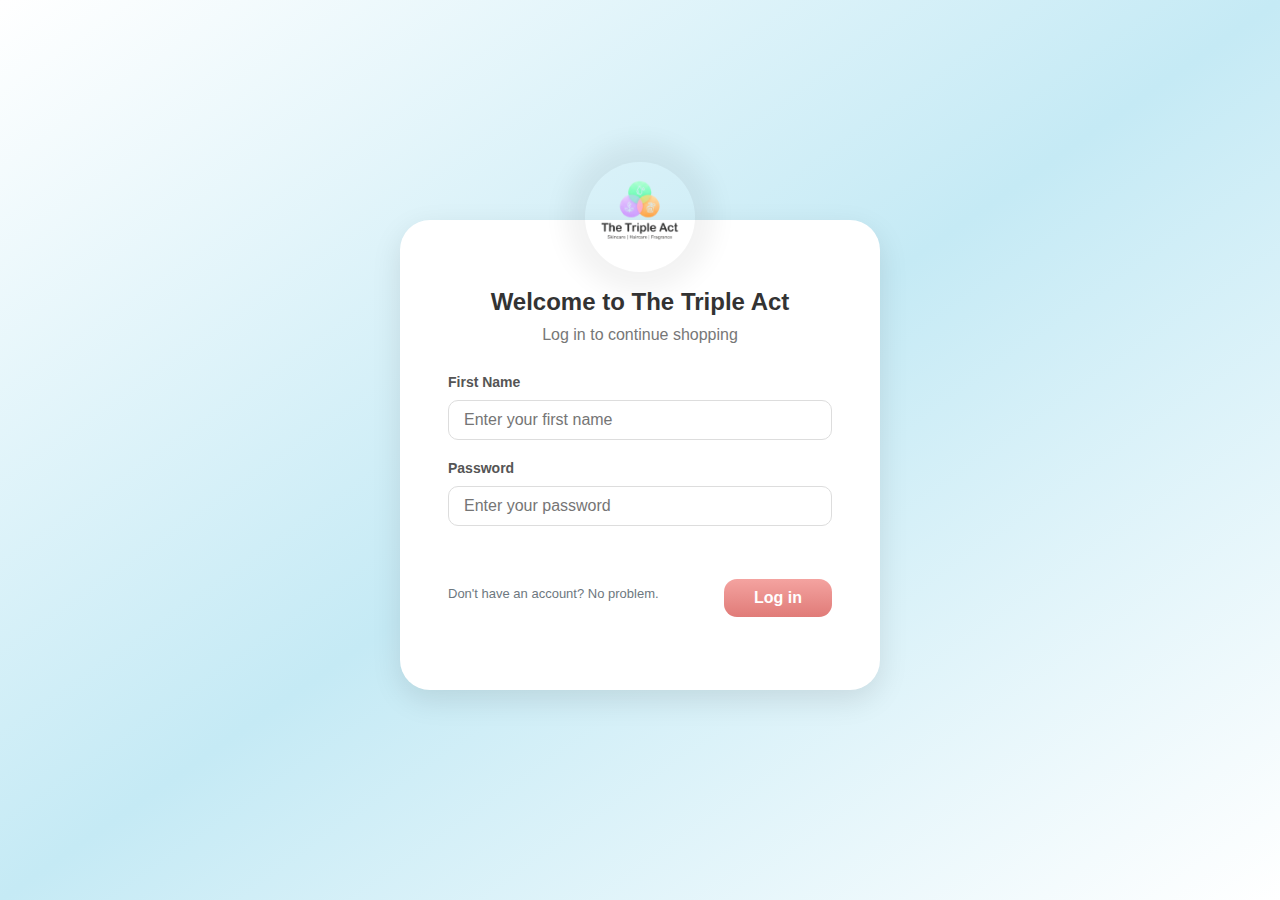
<file: index.html>
<!DOCTYPE html>
<html lang="en">
<head>
    <meta charset="UTF-8">
    <meta name="viewport" content="width=device-width, initial-scale=1.0">
    <title>Login - The Triple Act</title>
    <link rel="icon" type="image/png" href="images/Favicon.png" sizes="16x16">

    <style>
        * {
    box-sizing: border-box;
    font-family: 'Segoe UI', Tahoma, Geneva, Verdana, sans-serif;
    margin: 0;
    padding: 0;
}

body {
    background: linear-gradient(to right bottom, #FFFFFF, #c5eaf5, #FFFFFF); /* Light blue background from image */
    display: flex;
    justify-content: center;
    align-items: center;
    height: 100vh;
}

.login-container {
    position: relative;
    width: 100%;
    max-width: 500px;
    padding: 20px;
}

.logo-wrapper {
    position: absolute;
    top: -28px; 
    left: 50%;
    transform: translateX(-50%);
    z-index: 2;
}

.logo-circle {
    background: none;
    width: 110px;
    height: 110px;
    border-radius: 50%;
    display: flex;
    justify-content: center;
    align-items: center;
    box-shadow: 0 0 25px 20px rgba(0,0,0,0.05);
}

.logo-circle img {
    width: 100%;
    height: auto;
}

.login-card {
    background: white;
    padding: 60px 40px 40px 40px;
    margin-top: 10px;
    border-radius: 30px;
    box-shadow: 0 10px 30px rgba(0, 0, 0, 0.1);
    height: 470px;
    text-align: center;
}

h1 {
    font-size: 24px;
    color: #333;
    margin-bottom: 10px;
}

.subtitle {
    color: #777;
    margin-bottom: 30px;
}

/* Input Styling */
.input-group {
    text-align: left;
    margin-bottom: 20px;
}

.input-group label {
    display: block;
    font-size: 14px;
    font-weight: 600;
    color: #555;
    margin-bottom: 10px;
}

.input-group input {
    width: 100%;
    padding: 10px 15px;
    border: 1.8px solid #ddd;
    border-radius: 10px;
    font-size: 16px;
    color: #333;
    outline: none;
    transition: border-color 0.25s ease, box-shadow 0.25s ease, transform 0.15s ease;
}

.input-group input:hover,
.input-group input:focus {
    border-color: #ff8902; /* glowing orange */
    box-shadow: 0 8px 20px rgba(224, 123, 120, 0.18);
    transform: translateY(-2px); /* slight lift */
}

.error{color:#b00020;font-size:13px;min-height:18px;margin-top:6px;text-align:left}

.login-btn {
    background: linear-gradient(180deg, #f4a3a0, #e07b78);
    color: white;
    border: none;
    border-radius: 13px;
    font-size: 16px;
    font-weight: 700;
    cursor: pointer;
    padding: 10px 30px; /* increased horizontal padding for ~20px more width */
    transition: background 0.25s ease, transform 0.15s ease, box-shadow 0.15s ease;
}

.login-btn:hover {
    transform: translateY(-2px);
box-shadow: 0 0 20px 5px rgba(224, 123, 120, 0.35);
}

.login-btn:focus {
    outline: none;
    box-shadow: 0 0 0 4px rgba(224,123,120,0.12);
}

/* Footer & Button Styling */
.footer-row {
    display: flex;
    justify-content: space-between; /* sign-up text left, button right */
    align-items: center;
    gap: 12px;
    margin-top: 15px;
}

.signup-text {
    font-size: 13px; /* slightly smaller */
    color: #6d7880; /* slightly darker for legibility */
    white-space: nowrap; /* keep text on one line next to the button */
    margin-top: -10px; /* align better with button */
}

/* Responsive adjustments */
@media (max-width: 768px) {
    .login-container { padding: 18px; }
    .login-card { padding: 48px 28px 28px 28px; border-radius: 22px; }
    .logo-wrapper { top: -32px; }
    .logo-circle { width: 92px; height: 92px; }
    h1 { font-size: 20px; }
    .subtitle { font-size: 13px; margin-bottom: 20px; }
    .input-group label { font-size: 13px; }
    .input-group input { font-size: 15px; padding: 11px 12px; }
    .login-btn { font-size: 15px; padding: 10px 24px; }
}

@media (max-width: 480px) {
    body { align-items: flex-start; padding-top: 36px; }
    .login-container { max-width: 420px; padding: 12px; }
    .login-card { padding: 36px 18px 22px 18px; border-radius: 16px; }
    .logo-wrapper { top: -30px; }
    .logo-circle { width: 84px; height: 84px; }
    h1 { font-size: 18px; }
    .subtitle { font-size: 13px; }
    .input-group label { font-size: 13px; }
    .input-group input { font-size: 15px; padding: 10px 12px; }
    .footer-row { flex-direction: column; align-items: stretch; gap: 8px; }
    .signup-text { text-align: left; white-space: normal; margin-top: 0; }
    .login-btn { width: 100%; padding: 12px; }
}

@media (min-width: 1024px) {
    .login-container { max-width: 520px; }
    .login-card { padding: 68px 48px 48px 48px; }
}

    </style>
</head>
<body>
    <div class="login-container">
        <div class="logo-wrapper">
            <div class="logo-circle">
                <img src="images/LogoBGR.png" alt="The Triple Act Logo">
            </div>
        </div>

        <div class="login-card">
            <h1>Welcome to The Triple Act</h1>
            <p class="subtitle">Log in to continue shopping</p>

            <form id="loginForm">
                <div class="input-group">
                    <label for="firstName">First Name</label>
                    <input type="text" id="firstName" placeholder="Enter your first name" required>
                </div>

                <div class="input-group">
                    <label for="password">Password</label>
                    <input type="password" id="password" placeholder="Enter your password" required>
                </div>

                <div id="error" class="error" aria-live="polite"></div>

                <div class="footer-row">
                    <p class="signup-text">Don't have an account? No problem.</p>
                    <button type="submit" id="login-btn" class="login-btn">Log in</button>
                </div>
            </form>
        </div>
    </div>
    <script>
        (function () {
            const loginForm = document.getElementById('loginForm');
            const errorEl = document.getElementById('error');
            const firstNameInput = document.getElementById('firstName');
            const passwordInput = document.getElementById('password');
            const loginBtn = document.getElementById('login-btn');

            function redirectToHome() { window.location.href = 'Home.html'; }

            if (loginForm) {
                loginForm.addEventListener('submit', function (e) {
                    e.preventDefault();
                    if (errorEl) errorEl.textContent = '';

                    const firstName = firstNameInput.value.trim();
                    const password = passwordInput.value;

                    if (!firstName) { if (errorEl) errorEl.textContent = 'Please enter your first name.'; firstNameInput.focus(); return; }
                    if (!password || password.length < 2) { if (errorEl) errorEl.textContent = 'Please enter your password.'; passwordInput.focus(); return; }

                    try {
                        sessionStorage.setItem('firstName', firstName); // keep compatibility with other pages
                    } catch (err) { /* ignore storage errors */ }

                    redirectToHome();
                });
            }

            if (sessionStorage.getItem('firstName')) {
                redirectToHome();
            }

            // Allow Enter on inputs to submit
            [firstNameInput, passwordInput].forEach(function (el) {
                if (!el) return;
                el.addEventListener('keydown', function (e) {
                    if (e.key === 'Enter') { e.preventDefault(); if (loginBtn) loginBtn.click(); }
                });
            });
        })();
    </script>
</body>
</html>
</file>
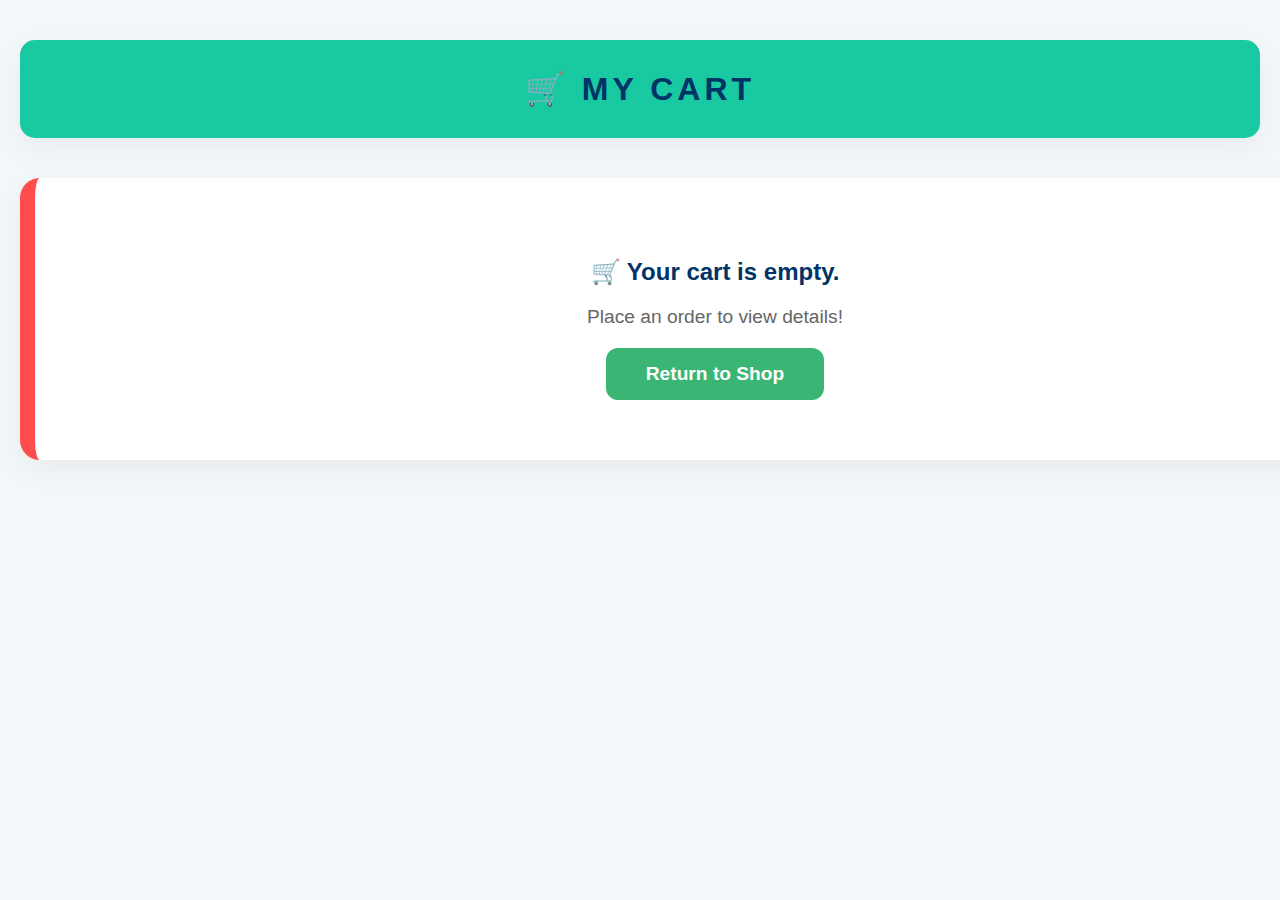
<file: cart.html>
<!DOCTYPE html>
<html lang="en">
<head>
    <meta charset="UTF-8">
    <meta name="viewport" content="width=device-width, initial-scale=1.0">
    <title>My Cart - The Triple Act</title>
    <link rel="icon" type="image/png" href="images/Favicon.png" sizes="80x80" />
    <style>
        :root {
            --bg-body: #f4f7f9;
            --text-main: #003366;
            --accent-blue: #87ceeb;
            --success-green: #3ab574;
            --card-shadow: 0 10px 30px rgba(0,0,0,0.05);
            --border-color: #e1e8ed;
        }

        body {
            font-family: 'Segoe UI', Roboto, sans-serif;
            background-color: var(--bg-body);
            margin: 0;
            padding: 40px 20px;
            color: #333;
        }

        .cart-header {
            background: rgb(24, 201, 162);
            max-width: 1300px;
            margin: 0 auto 40px auto;
            padding: 30px;
            border-radius: 15px;
            text-align: center;
            box-shadow: var(--card-shadow);
        }

        .cart-header h1 {
            margin: 0;
            color: var(--text-main);
            text-transform: uppercase;
            letter-spacing: 4px;
            font-size: 2rem;
        }

        .main-layout {
            display: grid;
            grid-template-columns: 1.6fr 1fr;
            gap: 40px;
            max-width: 1300px;
            margin: 0 auto;
        }

        .card {
            background: white;
            border-radius: 20px;
            padding: 35px;
            box-shadow: var(--card-shadow);
            margin-bottom: 25px;
        }

        .cart-items-card {
            border-left: 15px solid var(--accent-blue);
            min-height: 750px;
            display: flex;
            flex-direction: column;
        }

        .section-title {
            color: var(--text-main);
            font-size: 1.2rem;
            font-weight: bold;
            margin-bottom: 35px;
            text-transform: uppercase;
        }

        /* --- PRODUCT DISPLAY --- */
        .product-display {
            display: flex;
            gap: 50px;
            align-items: flex-start;
        }

        .img-placeholder {
            width: 320px; 
            height: 380px; 
            background: #f8f9fa;
            border-radius: 20px;
            overflow: hidden;
            border: 1px solid #eee;
        }

        .img-placeholder img {
            width: 100%;
            height: 100%;
            object-fit: cover;
        }

        .product-info h2 {
            margin: 0;
            font-size: 2.2rem;
            color: var(--text-main);
        }

        .price { 
            color: var(--success-green); 
            font-size: 2.8rem; 
            font-weight: bold; 
            margin: 15px 0; 
        }

        /* --- CHECKOUT BUTTON (ZOOM OUT EFFECT) --- */
        .checkout-btn {
            background-color: var(--success-green);
            color: white;
            border: none;
            width: 100%;
            padding: 20px;
            border-radius: 12px;
            font-size: 1.2rem;
            font-weight: bold;
            cursor: pointer;
            margin-top: 20px;
            transition: transform 0.3s cubic-bezier(0.175, 0.885, 0.32, 1.275), background-color 0.3s ease;
            display: flex;
            align-items: center;
            justify-content: center;
            gap: 10px;
        }

        .checkout-btn:hover {
            transform: scale(0.95); /* Zoom out effect */
            background-color: #318b5b;
        }

        .checkout-btn:active {
            transform: scale(0.92);
        }

        /* --- TRUCK ANIMATION STYLES --- */
        .delivery-overlay {
            position: fixed;
            top: 0; left: 0;
            width: 100%; height: 100%;
            background: #f4f7f9;
            z-index: 3000;
            display: none;
            justify-content: center;
            align-items: center;
            flex-direction: column;
        }

        .animation-stage {
            position: relative;
            width: 400px;
            height: 200px;
            text-align: center;
        }

        .road {
            position: absolute;
            bottom: 30px;
            width: 100%;
            height: 4px;
            background: #cbd5e0;
        }

        .truck {
            position: absolute;
            bottom: 34px;
            left: 50%;
            transform: translateX(-50%);
            width: 100px;
            height: 60px;
            animation: truckBounce 0.4s ease infinite;
        }

        .truck-body {
            position: absolute;
            bottom: 10px;
            width: 70px;
            height: 45px;
            background: var(--text-main);
            border-radius: 4px;
        }

        .truck-cabin {
            position: absolute;
            bottom: 10px;
            right: 0;
            width: 25px;
            height: 30px;
            background: var(--accent-blue);
            border-radius: 4px 10px 4px 4px;
        }

        .wheel {
            position: absolute;
            bottom: 0;
            width: 15px;
            height: 15px;
            background: #333;
            border-radius: 50%;
            border: 2px solid white;
        }

        .wheel-back { left: 10px; }
        .wheel-front { right: 15px; }

        @keyframes truckBounce {
            0%, 100% { transform: translateX(-50%) translateY(0); }
            50% { transform: translateX(-50%) translateY(-3px); }
        }

        /* Drive animation to move the truck off-screen (slowed for visibility) */
        .truck.drive {
            animation: truckDrive 2.6s cubic-bezier(.22,.9,.15,1) forwards;
        }

        @keyframes truckDrive {
            0% { transform: translateX(-50%) translateY(0); opacity: 1; }
            60% { transform: translateX(40vw) translateY(0); opacity: 1; }
            100% { transform: translateX(120vw) translateY(0); opacity: 0; }
        }

        /* Road progress bar expands with the truck */
        .road { position: absolute; bottom: 30px; width: 100%; height: 4px; background: #cbd5e0; overflow: visible; }
        .road::after { content: ''; position: absolute; left: 50%; top: 0; height: 100%; width: 0; background: #cbd5e0; border-radius: 0; transform-origin: left; }
        .road.expand::after { animation: roadExpand 2.6s cubic-bezier(.22,.9,.15,1) forwards; }

        @keyframes roadExpand {
            0% { width: 0; left: 50%; }
            60% { width: 40vw; left: 50%; }
            100% { width: 120vw; left: 50%; }
        }

        /* Message shown after truck departs */
        #delivery-message { display: none; margin-top: 24px; text-align: center; opacity: 0; transition: opacity 1s ease; }
        #delivery-message.show { display:block; opacity: 1; }
        #delivery-message .check { font-size: 48px; color: var(--success-green); margin-bottom: 8px; display:block; animation: popCheck 1s ease; }

        @keyframes popCheck { from { transform: scale(0.6); opacity: 0 } to { transform: scale(1); opacity: 1 } }

        /* --- EXISTING STYLES --- */
        .details-footer { margin-top: 150px; border-top: 2px solid #c2bcbc; border-bottom: 2px solid #c2bcbc; padding-bottom: 40px; padding-top: 10px; }
        .details-heading { font-size: 1.5rem; font-weight: bold; color: var(--text-main); margin-bottom: 15px; }
        .meta-grid { display: grid; grid-template-columns: 1fr 1fr; gap: 15px; }
        .meta-item { font-size: 1.1rem; color: #555; }
        .meta-item b { color: var(--text-main); }
        .in-stock { color: green; font-weight: bold; }
        .quantity-controls { display: flex; align-items: center; gap: 15px; margin: 25px 0; }
        .qty-btn { background: #cbd5e0; border: none; width: 40px; height: 40px; border-radius: 50%; cursor: pointer; font-size: 1.2rem; }
        #qty-display { font-size: 1.4rem; font-weight: bold; padding: 5px 25px; border: 2px solid #eee; border-radius: 10px; }
        .delivery-form { display: grid; gap: 15px; }
        .form-input { width: 100%; padding: 12px 15px; border: 1px solid var(--border-color); border-radius: 10px; font-size: 1rem; box-sizing: border-box; }
        .modal-overlay { position: fixed; top: 0; left: 0; width: 100%; height: 100%; background: rgba(0, 51, 102, 0.6); backdrop-filter: blur(8px); display: none; justify-content: center; align-items: center; z-index: 2000; }
        .popup-box { background: white; padding: 40px; border-radius: 25px; width: 450px; text-align: center; box-shadow: 0 25px 50px rgba(0,0,0,0.3); border-top: 12px solid var(--accent-blue); animation: popIn 0.4s cubic-bezier(0.68, -0.55, 0.27, 1.55); }
        @keyframes popIn { from { transform: scale(0.8); opacity: 0; } to { transform: scale(1); opacity: 1; } }
        .order-summary-box { background: #f8f9fa; border-radius: 12px; padding: 20px; text-align: left; margin: 20px 0; border: 1px solid #eee; }
        @media (max-width: 1100px) {
            .main-layout { grid-template-columns: 1fr; }
            .product-display { flex-direction: column; align-items: center; text-align: center; gap: 20px; }
            .img-placeholder { width: 70%; height: 320px; margin: 0 auto; }
            .cart-items-card { min-height: auto; padding: 25px; }
            .details-footer { margin-top: 40px; }
        }

        @media (max-width: 768px) {
            .img-placeholder { width: 100%; height: 280px; }
            .product-info { padding: 0 10px; }
            .product-info h2 { font-size: 1.6rem; }
            .price { font-size: 2.2rem; }
            .checkout-btn { padding: 14px; font-size: 1rem; }
            .cart-header { padding: 18px; }
            .cart-header h1 { font-size: 1.6rem; }
            .quantity-controls .qty-btn { width: 48px; height: 48px; font-size: 1.2rem; }
            #qty-display { padding: 6px 18px; font-size: 1.05rem; }
            .side-column .card { margin-top: 20px; }
            .popup-box { width: 90%; padding: 20px; }
            .animation-stage { width: 320px; height: 160px; }
        }

        @media (max-width: 480px) {
            .img-placeholder { height: 220px; }
            .product-info h2 { font-size: 1.4rem; }
            .price { font-size: 1.8rem; }
            .order-summary-box { padding: 12px; }
            .checkout-btn { padding: 12px; font-size: 0.95rem; }
            .popup-box { width: 95%; padding: 16px; }
            .truck { width: 80px; height: 48px; }
            .truck-body, .truck-cabin { height: 36px; }
            .wheel { width: 12px; height: 12px; }
        }
    </style>
</head>
<body>

    <div id="delivery-animation" class="delivery-overlay">
        <div class="animation-stage">
            <div class="road"></div>
            <div class="truck">
                <div class="truck-body"></div>
                <div class="truck-cabin"></div>
                <div class="wheel wheel-back"></div>
                <div class="wheel wheel-front"></div>
                <div style="position:absolute; top:-10px; left:20px; font-size:20px;">📦</div>
            </div>
            <h2 id="delivery-status" style="margin-top: 220px; color: var(--text-main);">Order Out for Delivery!</h2>
            <div id="delivery-message">
                <span class="check">✔️</span>
                <h3 style="margin:6px 0 0; color: var(--success-green);">Your Order Has Been Placed</h3>
            </div> 
        </div>
    </div>

    <div id="checkout-popup" class="modal-overlay">
        <div class="popup-box">
            <h2 style="color: var(--text-main); margin: 0;">Order Details</h2>
            <div class="order-summary-box">
                <p style="margin: 0; font-size: 0.9rem; color: #666;">Status: <span style="color: var(--success-green); font-weight: bold;">Confirmed</span></p>
                <hr style="border: 0; border-top: 1px solid #eee; margin: 15px 0;">
                <div id="popup-product-info"></div>
                <div style="display: flex; justify-content: space-between; margin-top: 15px; font-weight: bold; font-size: 1.2rem; color: var(--text-main);">
                    <span>Total Paid:</span>
                    <span id="popup-total-price"></span>
                </div>
            </div>
            <p style="color: #666; font-size: 1rem; margin-bottom: 25px;">Thank you for your purchase!</p>
            <button class="checkout-btn" onclick="closeAndRedirect()" style="margin: 0;">Back to Home ➔</button>
        </div>
    </div>

    <div class="cart-header">
        <h1>🛒 My Cart</h1>
    </div>

    <div class="main-layout">
        <div class="card cart-items-card">
            <p class="section-title">cart-items</p>
            <div id="cart-content"></div>

            <div class="details-footer" id="details-section">
                <div class="details-heading">Product details</div>
                <div class="meta-grid">
                    <div class="meta-item"><b>Category:</b> Fragrances</div>
                    <div class="meta-item"><b>Type:</b> Oud Attars</div>
                    <div class="meta-item"><b>Availability:</b> <span class="in-stock">In Stock</span></div>
                    <div class="meta-item"><b>SKU:</b> <span id="display-sku"></span></div>
                </div>
            </div>
        </div>

        <div class="side-column" id="side-section">
            <div class="card">
                <p class="section-title">💰 Payment Details</p>
                <div style="display: grid; gap: 10px;">
                    <label><input type="radio" name="pay" checked> Cash on Delivery (COD)</label>
                    <label><input type="radio" name="pay"> Online Payment</label>
                </div>
            </div>

            <div class="card">
                <p class="section-title">📦 Delivery Details</p>
                <form class="delivery-form">
                    <input type="text" class="form-input" placeholder="Full Name" required>
                    <input type="text" class="form-input" placeholder="Shipping Address" required>
                    <input type="tel" class="form-input" placeholder="Contact Number" required>
                </form>
            </div>

            <div class="card">
                <p class="section-title">📊 Order Summary</p>
                <div style="display: flex; justify-content: space-between; margin-bottom: 15px;">
                    <span>Subtotal</span>
                    <span id="sub-total">Rs 0</span>
                </div>
                <div style="display: flex; justify-content: space-between; border-top: 2px solid #eee; padding-top: 15px; font-weight: bold; font-size: 1.4rem;">
                    <span>Total</span>
                    <span id="grand-total" style="color: var(--success-green);">Rs 0</span>
                </div>
                <button onclick="Checkout()" class="checkout-btn">Proceed to Checkout ➔</button>
            </div>
        </div>
    </div>

   <script>
    function renderCart() {
        const rawData = localStorage.getItem('cartItems');
        const container = document.getElementById('cart-content');
        const layout = document.querySelector('.main-layout');
        const detailsSection = document.getElementById('details-section');

        if (!rawData || JSON.parse(rawData).length === 0) {
            layout.innerHTML = `
                <div class="card" style="text-align: center; width: 100%; grid-column: 1 / -1; border-left: 15px solid #ff4d4d; padding: 60px;">
                    <h2 style="color: var(--text-main);">🛒 Your cart is empty.</h2>
                    <p style="font-size: 1.2rem; color: #666;">Place an order to view details!</p>
                    <button class="checkout-btn" onclick="window.location.href='Home.html'" style="width: auto; padding: 15px 40px; margin-top: 20px; margin-left:auto; margin-right:auto;">
                        Return to Shop
                    </button>
                </div>
            `;
            return;
        }

        const cartList = JSON.parse(rawData);
        const product = cartList[0]; 

        // 1. Update Main Product View
        container.innerHTML = `
            <div class="product-display">
                <div class="img-placeholder"><img src="${product.image}" alt="Product"></div>
                <div class="product-info">
                    <h2>${product.name}</h2>
                    <p style="color:#666; margin: 5px 0;">Variant: ${product.variant || 'Standard'}</p>
                    <p style="color:#666; margin: 5px 0;">Size: ${product.size}</p>
                    <p class="price">Rs ${product.price}</p>
                    <div class="quantity-controls">
                        <button class="qty-btn" onclick="updateQuantity(-1)">-</button>
                        <span id="qty-display">${product.quantity}</span>
                        <button class="qty-btn" onclick="updateQuantity(1)">+</button>
                    </div>
                    <a href="#" style="color:#ff4d4d; text-decoration:none;" onclick="clearCart()">Remove Item</a>
                </div>
            </div>
        `;

        // 2. DYNAMICALLY UPDATE FOOTER DETAILS
        // We detect if it's an SPF or Serum based on the name or SKU
        let category = "Fragrances";
        let type = "";
        detailsSection.innerHTML = `
            <div class="details-heading">Product details</div>
            <div class="meta-grid">
                <div class="meta-item"><b>Category:</b> ${category||'skincare'||'haircare'}</div>
                <div class="meta-item"><b>Type:</b> ${type||'N/A'}</div>
                <div class="meta-item"><b>Availability:</b> <span class="in-stock">In Stock</span></div>
                <div class="meta-item"><b>SKU:</b> <span>${product.sku || 'N/A'}</span></div>
            </div>
        `;

        // 3. Update Totals
        const total = product.price * product.quantity;
        document.getElementById('sub-total').innerText = `Rs ${total}`;
        document.getElementById('grand-total').innerText = `Rs ${total}`;
    }

    function updateQuantity(change) {
        let cart = JSON.parse(localStorage.getItem('cartItems'));
        if(cart && cart.length > 0) {
            cart[0].quantity = Math.max(1, cart[0].quantity + change);
            localStorage.setItem('cartItems', JSON.stringify(cart));
            renderCart();
        }
    }

    function Checkout() {
        const rawData = localStorage.getItem('cartItems');
        if (!rawData) return;
        const cart = JSON.parse(rawData);
        const product = cart[0];
        const total = product.price * product.quantity;

        document.getElementById('popup-product-info').innerHTML = `
            <div style="display:flex; justify-content:space-between; margin-bottom:5px;">
                <span style="font-weight:bold; color:var(--text-main);">${product.name}</span>
                <span>Qty: ${product.quantity}</span>
            </div>
            <div style="font-size: 0.8rem; color: #666; text-align: left;">
                Variant: ${product.variant} | Size: ${product.size}
            </div>
        `;
        document.getElementById('popup-total-price').innerText = `Rs ${total}`;
        document.getElementById('checkout-popup').style.display = 'flex';
    }

    function closeAndRedirect() {
        // Hide popup and show overlay
        document.getElementById('checkout-popup').style.display = 'none';
        const overlay = document.getElementById('delivery-animation');
        overlay.style.display = 'flex';

        const truck = overlay.querySelector('.truck');
        const status = document.getElementById('delivery-status');
        const message = document.getElementById('delivery-message');

        // Ensure initial state
        if(truck){ truck.style.display = ''; truck.classList.remove('drive'); }
        if(message){ message.classList.remove('show'); }
        if(status){ status.style.display = ''; status.textContent = 'Order Out for Delivery!'; }

        // Start driving animation slightly after overlay shows
        // Slightly longer start delay so the sequence is noticeable
        setTimeout(()=>{
            if(truck) truck.classList.add('drive');
            const road = overlay.querySelector('.road');
            if(road) road.classList.add('expand');
        }, 200);

        // When driving animation finishes, hide truck and show confirmation message
        if(truck){
            const onEnd = function(){
                truck.removeEventListener('animationend', onEnd);
                truck.style.display = 'none';
                const road = overlay.querySelector('.road');
                if(road) road.classList.remove('expand');
                if(status) status.style.display = 'none';
                if(message) message.classList.add('show');

                // After a brief pause, clear cart and navigate home
                setTimeout(()=>{
                    overlay.style.display = 'none';
                    localStorage.removeItem('cartItems');
                    window.location.href = "Home.html";
                }, 2750);
            };
            truck.addEventListener('animationend', onEnd);
        } else {
            // Fallback: after a short delay, clear cart and redirect
            setTimeout(()=>{
                overlay.style.display = 'none';
                localStorage.removeItem('cartItems');
                window.location.href = "Home.html";
            }, 2750);
        }
    }

    function clearCart() {
        if(confirm("Are you sure you want to remove this item?")) {
            localStorage.removeItem('cartItems');
            location.reload();
        }
    }

    window.onload = renderCart;
</script>
</body>
</html>
</file>
